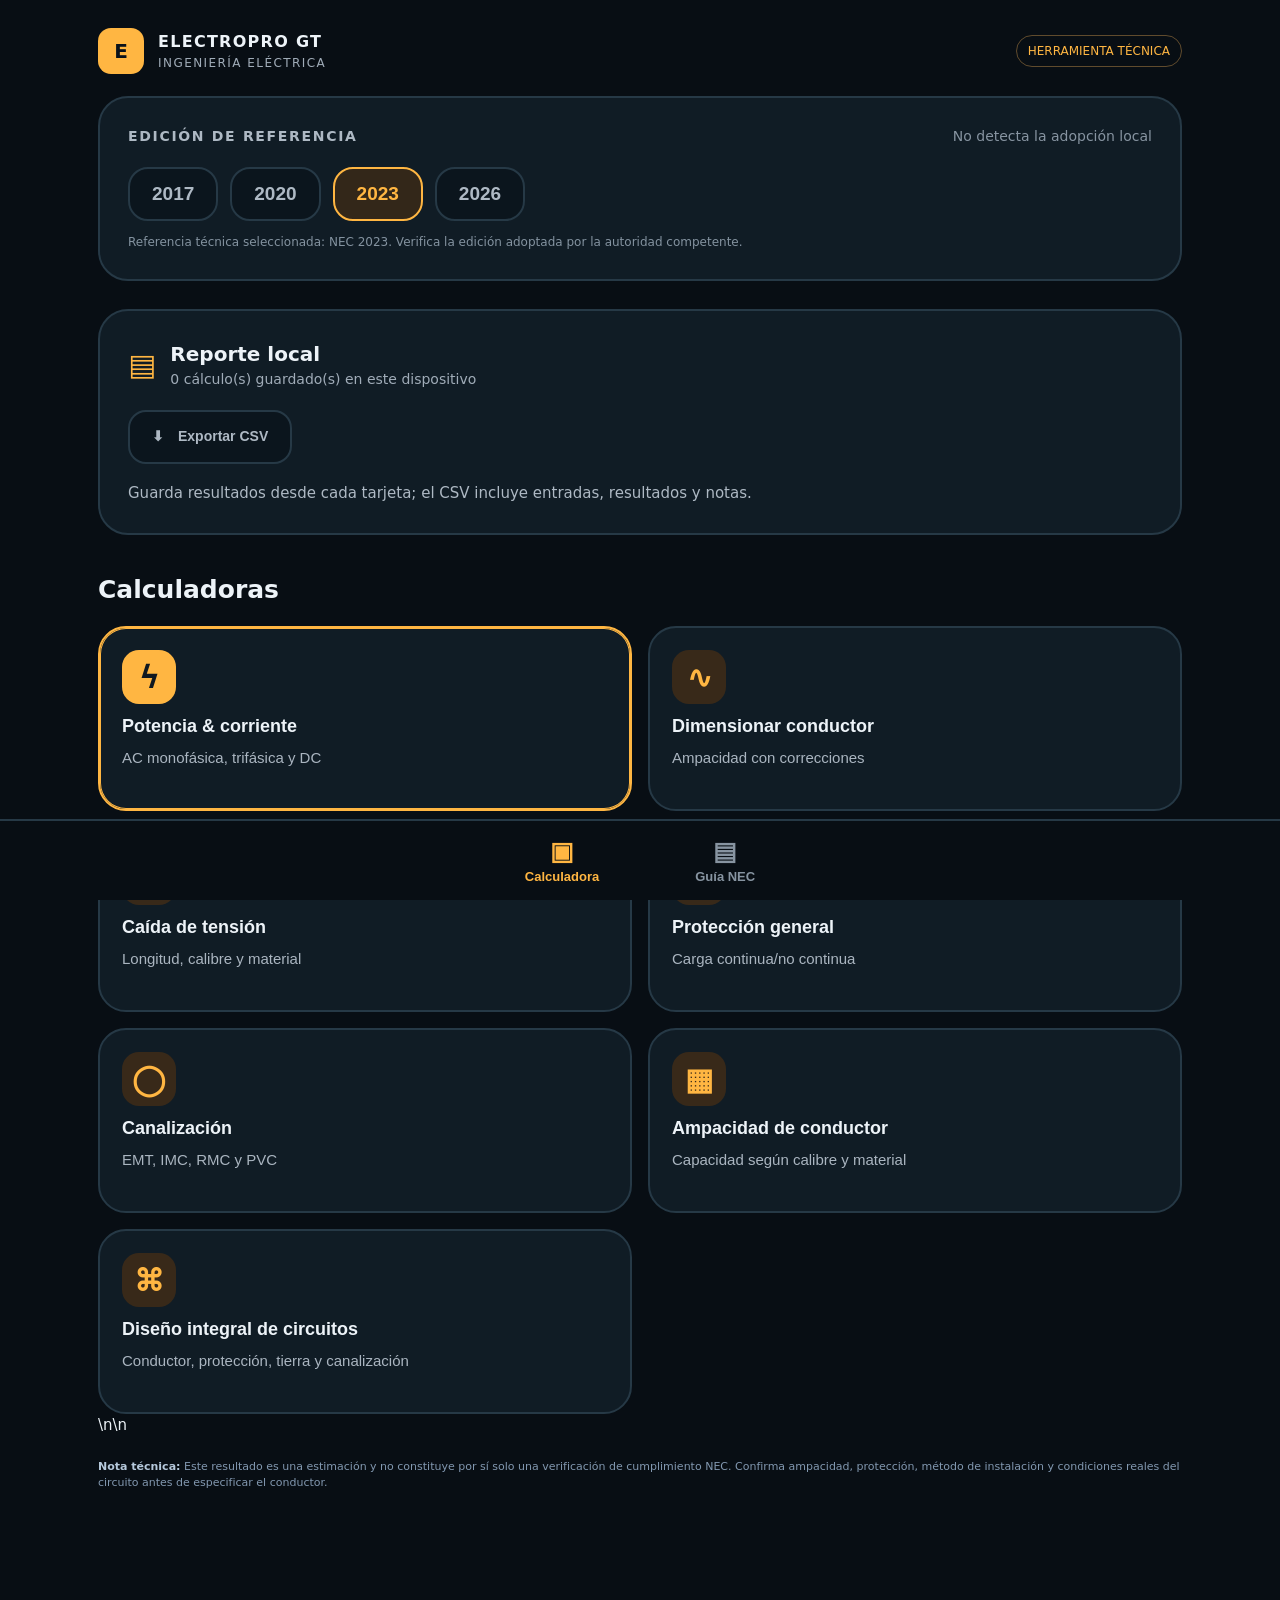
<file: index.html>
<!doctype html>
<html lang="es">
<head>
<meta charset="utf-8"><meta name="viewport" content="width=device-width,initial-scale=1">
<meta name="theme-color" content="#071426"><meta name="description" content="ElectroPro GT — cálculo de caída de tensión en conductores eléctricos.">
<title>ElectroPro GT | Conductores</title>
<style>
:root{color-scheme:dark;--bg:#07111f;--panel:#101f32;--panel2:#142740;--line:#29415c;--text:#edf4fb;--muted:#9eb1c7;--blue:#35a7ff;--cyan:#55d5e8;--green:#43d19e;--warn:#ffc66d}
*{box-sizing:border-box}body{margin:0;background:radial-gradient(ellipse at 80% 0%,#153454 0%,transparent 42%),var(--bg);color:var(--text);font:15px/1.5 system-ui,-apple-system,Segoe UI,Roboto,Arial,sans-serif}
.wrap{max-width:1040px;margin:auto;padding:24px 18px 48px}.top{display:flex;align-items:center;gap:14px;margin-bottom:28px}.logo{width:46px;height:46px;border-radius:13px;background:linear-gradient(145deg,#147bc4,#0d3559);display:grid;place-items:center;font-weight:900;font-size:20px;color:white;box-shadow:0 8px 25px #0005}.brand{font-weight:800;letter-spacing:.08em;font-size:16px}.subbrand{color:var(--muted);font-size:12px;letter-spacing:.12em}.tag{margin-left:auto;border:1px solid var(--line);border-radius:999px;padding:6px 11px;color:var(--cyan);font-size:12px}
h1{font-size:clamp(27px,4vw,38px);line-height:1.12;margin:0 0 9px}.intro{color:var(--muted);max-width:680px;margin:0 0 25px}.layout{display:grid;grid-template-columns:1.15fr .85fr;gap:18px}.card{background:linear-gradient(160deg,#12243a,#0d1a2b);border:1px solid var(--line);border-radius:18px;padding:22px;box-shadow:0 18px 45px #0002}.card h2{font-size:16px;margin:0 0 18px}.fields{display:grid;grid-template-columns:1fr 1fr;gap:15px}.field{min-width:0}.field.full{grid-column:1/-1}label{display:block;color:#c5d4e4;font-size:13px;margin:0 0 7px}input,select{width:100%;background:#081626;color:var(--text);border:1px solid #34506c;border-radius:10px;padding:12px 11px;font:inherit;outline:none}input:focus,select:focus{border-color:var(--blue);box-shadow:0 0 0 3px #35a7ff22}.hint{font-size:11px;color:var(--muted);margin-top:5px}.actions{display:flex;gap:10px;margin-top:19px;flex-wrap:wrap}button{border:0;border-radius:10px;padding:12px 17px;font-weight:750;font-size:14px;cursor:pointer}.primary{background:linear-gradient(100deg,#168de0,#20b5d1);color:#031321}.secondary{background:#1a2e45;color:#d7e5f3;border:1px solid var(--line)}.result{display:flex;flex-direction:column;gap:14px}.metric{background:#091827;border:1px solid var(--line);border-radius:13px;padding:16px}.metric .k{font-size:12px;color:var(--muted)}.metric .v{font-size:clamp(25px,4vw,34px);font-weight:800;letter-spacing:-.03em;margin-top:3px}.metric .unit{font-size:13px;color:var(--muted);font-weight:500}.split{display:grid;grid-template-columns:1fr 1fr;gap:10px}.note{border-left:3px solid var(--cyan);padding:10px 12px;background:#0b1c2d;border-radius:0 9px 9px 0;color:var(--muted);font-size:12px}.status{font-size:13px;color:var(--green);font-weight:700}.status.warn{color:var(--warn)}.foot{margin-top:22px;color:#8298b0;font-size:11px}.foot strong{color:#b6c9dc}.hidden{display:none}
:root{--bg:#080e14;--panel:#101c25;--panel2:#172630;--line:#263946;--text:#edf3f8;--muted:#a0acb8;--accent:#ffb642;--accent-dark:#382716}
body{background:#080e14}
.wrap{max-width:1120px;padding:28px 18px 110px}
.top{margin-bottom:22px}.logo{background:var(--accent);color:#09111a;box-shadow:none}.tag{color:var(--accent);border-color:#604b2d}
.reference-card,.report-card{background:#101c25;border:2px solid #263946;border-radius:30px;padding:28px;margin:0 0 28px}
.reference-head{display:flex;justify-content:space-between;gap:12px;color:#aeb9c4;font-size:14px;letter-spacing:.12em}
.reference-head span{letter-spacing:0;color:#8794a1}
.edition-list{display:flex;gap:12px;flex-wrap:wrap;margin-top:20px}
.edition{background:#0b151d;border:2px solid #263946;color:#aeb9c4;border-radius:20px;padding:14px 22px;font-size:19px}
.edition.active{border-color:var(--accent);background:#332719;color:var(--accent)}
.edition-note{font-size:12px;color:#8493a0;margin-top:12px}
.report-heading{display:flex;align-items:center;gap:14px;font-size:20px}.report-heading>div>div{font-size:14px;color:var(--muted);font-weight:400}
.report-icon{font-size:30px;color:var(--accent)}.export-btn{margin-top:20px;background:#0b151d;color:#aeb9c4;border:2px solid #263946;border-radius:18px;padding:16px 22px}
.report-card p{color:#aeb9c4;margin:18px 0 0}
.section-title{font-size:25px;margin:36px 0 18px}
.calculator-grid{display:grid;grid-template-columns:repeat(2,minmax(0,1fr));gap:16px}
.calc-tile{min-height:185px;text-align:left;background:#101c25;border:2px solid #263946;border-radius:28px;padding:22px;display:flex;flex-direction:column;align-items:flex-start;gap:12px;color:var(--text)}
.calc-tile.selected{border-color:var(--accent);box-shadow:inset 0 0 0 1px var(--accent)}
.tile-icon{width:54px;height:54px;border-radius:17px;background:#382919;color:var(--accent);display:grid;place-items:center;font-size:30px;font-weight:800}
.calc-tile.selected .tile-icon{background:var(--accent);color:#101820}
.calc-tile strong{font-size:18px}.calc-tile>span:last-child{font-size:15px;color:#aab5c0;font-weight:400}
.conduit-row{display:grid;grid-template-columns:1.1fr 1.2fr .8fr auto;gap:10px;align-items:end;padding:12px;background:#0b151d;border:1px solid #263946;border-radius:14px;margin-top:10px}
.conduit-row label{font-size:12px}.conduit-row button{padding:10px 13px}.conduit-rows{width:100%}
@media(max-width:520px){.conduit-row{grid-template-columns:1fr 1fr}.conduit-row .field:first-child{grid-column:1/-1}}
.workspace-head{display:flex;align-items:center;gap:14px;flex-wrap:wrap;margin:12px 0 18px}.workspace-head span{font-weight:800;font-size:19px;flex:1}.save-result{background:var(--accent);color:#101820}
.bottom-nav{position:fixed;z-index:20;bottom:0;left:0;right:0;display:flex;justify-content:center;gap:60px;background:#080e14;border-top:2px solid #263946;padding:12px 18px calc(12px + env(safe-area-inset-bottom))}
.nav-item{background:transparent;color:#8794a1;display:flex;flex-direction:column;align-items:center;gap:3px;padding:4px 18px;font-size:13px}
.nav-item span{font-size:25px}.nav-item.active{color:var(--accent)}
.guide-panel{margin-top:16px}.guide-item{padding:15px 4px;border-bottom:1px solid #263946;display:flex;flex-direction:column;gap:4px}.guide-item span{color:var(--muted);font-size:14px}
#calculatorWorkspace>.card,#calculatorWorkspace>section{margin-top:16px}
@media(max-width:760px){.wrap{padding:18px 14px 110px}.reference-card,.report-card{padding:22px;border-radius:26px}.calculator-grid{gap:12px}.calc-tile{min-height:170px;padding:18px;border-radius:24px}.calc-tile strong{font-size:16px}.calc-tile>span:last-child{font-size:13px}.reference-head{font-size:12px}.edition{padding:12px 18px}}
@media(max-width:420px){.calculator-grid{grid-template-columns:repeat(2,minmax(0,1fr))}.calc-tile{min-height:170px;padding:14px}.tile-icon{width:48px;height:48px}.edition-list{gap:8px}.edition{padding:10px 14px;font-size:16px}.workspace-head span{flex-basis:100%}}
@media(max-width:760px){.layout{grid-template-columns:1fr}.wrap{padding:18px 14px 36px}.card{padding:18px}.tag{font-size:10px}.fields{gap:12px}}
@media(max-width:420px){.fields{grid-template-columns:1fr}.field.full{grid-column:auto}.tag{display:none}}
</style>
</head>
<body><main class="wrap">
<header class="top"><div class="logo">E</div><div><div class="brand">ELECTROPRO GT</div><div class="subbrand">INGENIERÍA ELÉCTRICA</div></div><div class="tag">HERRAMIENTA TÉCNICA</div></header>
<section id="homeDashboard">
<div class="reference-card">
<div class="reference-head"><strong>EDICIÓN DE REFERENCIA</strong><span>No detecta la adopción local</span></div>
<div class="edition-list">
<button class="edition" data-edition="2017">2017</button><button class="edition" data-edition="2020">2020</button><button class="edition active" data-edition="2023">2023</button><button class="edition" data-edition="2026">2026</button>
</div>
<div class="edition-note" id="editionNote">Referencia técnica seleccionada: NEC 2023. Verifica la edición adoptada por la autoridad competente.</div>
</div>
<div class="report-card">
<div class="report-heading"><span class="report-icon">▤</span><div><strong>Reporte local</strong><div id="savedCount">0 cálculo(s) guardado(s) en este dispositivo</div></div></div>
<button class="export-btn" id="exportCsv">⬇　Exportar CSV</button>
<p>Guarda resultados desde cada tarjeta; el CSV incluye entradas, resultados y notas.</p>
</div>
<h2 class="section-title">Calculadoras</h2>
<div class="calculator-grid">
<button class="calc-tile selected" data-panel="power"><span class="tile-icon">ϟ</span><strong>Potencia &amp; corriente</strong><span>AC monofásica, trifásica y DC</span></button>
<button class="calc-tile" data-panel="correction"><span class="tile-icon">∿</span><strong>Dimensionar conductor</strong><span>Ampacidad con correcciones</span></button>
<button class="calc-tile" data-panel="voltage"><span class="tile-icon">⌁</span><strong>Caída de tensión</strong><span>Longitud, calibre y material</span></button>
<button class="calc-tile" data-panel="protection"><span class="tile-icon">⬟</span><strong>Protección general</strong><span>Carga continua/no continua</span></button>
<button class="calc-tile" data-panel="conduit"><span class="tile-icon">◯</span><strong>Canalización</strong><span>EMT, IMC, RMC y PVC</span></button>
<button class="calc-tile" data-panel="ampacity"><span class="tile-icon">▦</span><strong>Ampacidad de conductor</strong><span>Capacidad según calibre y material</span></button>
<button class="calc-tile" data-panel="integral"><span class="tile-icon">⌘</span><strong>Diseño integral de circuitos</strong><span>Conductor, protección, tierra y canalización</span></button>
</div>
</section>
<section id="guidePanel" class="card hidden guide-panel">
<h2>Guía NEC</h2><p class="intro">Referencias técnicas para apoyar la consulta y el diseño eléctrico.</p>
<div class="guide-item"><strong>Artículo 110</strong><span>Requisitos generales, conexiones y espacios de trabajo.</span></div>
<div class="guide-item"><strong>Artículo 210</strong><span>Circuitos derivados y protección.</span></div>
<div class="guide-item"><strong>Artículo 215</strong><span>Alimentadores.</span></div>
<div class="guide-item"><strong>Artículo 240</strong><span>Protección contra sobrecorriente.</span></div>
<div class="guide-item"><strong>Artículo 250</strong><span>Puesta a tierra y unión.</span></div>
<div class="guide-item"><strong>Capítulo 9</strong><span>Tablas de áreas y llenado de canalizaciones.</span></div>
<p class="note">Esta guía es un índice de consulta, no reproduce el texto normativo. Utiliza una copia legal de la edición NEC aplicable y confirma requisitos locales.</p>
</section>
<div id="calculatorWorkspace" class="hidden">
<div class="workspace-head"><button class="secondary" id="backHome">← Volver a calculadoras</button><span id="workspaceTitle">Calculadora</span><button class="primary save-result" id="saveLocal">Guardar cálculo</button></div>
<div id="voltagePanel">
<p class="intro">Ingresa la longitud unidireccional en metros y los parámetros del circuito para obtener la caída estimada.</p>
<div class="layout">
<section class="card"><h2>Parámetros del circuito</h2>
<div class="fields">
<div class="field"><label for="system">Sistema</label><select id="system"><option value="1">Monofásico</option><option value="3">Trifásico</option></select></div>
<div class="field"><label for="material">Material del conductor</label><select id="material"><option value="12.9">Cobre — 75 °C</option><option value="21.2">Aluminio — 75 °C</option></select></div>
<div class="field full"><label for="conductorType">Tipo de conductor / aislamiento</label><select id="conductorType"><option value="THHN/THWN-2">THHN/THWN-2</option><option value="XHHW-2">XHHW-2</option><option value="RHW-2">RHW-2</option><option value="USE-2">USE-2</option><option value="TW">TW</option><option value="Otro">Otro</option></select><div class="hint">Identificación del tipo de conductor. La selección no modifica todavía la constante K del cálculo.</div></div>
<div class="field"><label for="voltage">Tensión del sistema (V)</label><input id="voltage" type="number" min="1" step="any" value="240"></div>
<div class="field"><label for="current">Corriente (A)</label><input id="current" type="number" min="0" step="any" value="40"></div>
<div class="field"><label for="length">Longitud unidireccional (m)</label><input id="length" type="number" min="0" step="any" value="30.48"><div class="hint">Distancia de recorrido en un solo sentido.</div></div>
<div class="field"><label for="gauge">Calibre del conductor</label><select id="gauge">
<option value="4110">14 AWG</option><option value="6530">12 AWG</option><option value="10380">10 AWG</option><option value="16510">8 AWG</option><option value="26240">6 AWG</option><option value="41740">4 AWG</option><option value="52620">3 AWG</option><option value="66360" selected>2 AWG</option><option value="83690">1 AWG</option><option value="105600">1/0 AWG</option><option value="133100">2/0 AWG</option><option value="167800">3/0 AWG</option><option value="211600">4/0 AWG</option><option value="250000">250 kcmil</option><option value="300000">300 kcmil</option><option value="350000">350 kcmil</option><option value="400000">400 kcmil</option><option value="500000">500 kcmil</option><option value="600000">600 kcmil</option><option value="700000">700 kcmil</option><option value="750000">750 kcmil</option><option value="800000">800 kcmil</option><option value="900000">900 kcmil</option><option value="1000000">1000 kcmil</option><option value="custom">Otro / ingresar área manualmente</option>
</select><div class="hint">Selecciona el calibre AWG o kcmil; el área se cargará automáticamente.</div></div>
<div class="field"><label for="area">Área del conductor (CM)</label><input id="area" type="number" min="1" step="any" value="66360"><div class="hint">Área en circular mils (CM). Puedes editarla si seleccionas “Otro”.</div></div>
</div><div class="actions"><button class="primary" id="calc">Calcular caída</button><button class="secondary" id="reset">Restablecer</button></div>
</section>
<aside class="card result"><h2>Resultado del cálculo</h2>
<div class="metric"><div class="k">Caída de tensión</div><div class="v" id="drop">— <span class="unit">V</span></div></div>
<div class="split"><div class="metric"><div class="k">Caída porcentual</div><div class="v" id="percent">—<span class="unit"> %</span></div></div><div class="metric"><div class="k">Tensión estimada al extremo</div><div class="v" id="endvoltage">— <span class="unit">V</span></div></div></div>
<div id="status" class="status">Ingresa los datos y calcula.</div>
<div class="note">Estimación resistiva con K = 12.9 para cobre y K = 21.2 para aluminio. No incluye reactancia, temperatura real de operación, agrupamiento ni factores de corrección de ampacidad.</div>
</aside></div>
</div>
<section id="powerPanel" class="card hidden" style="margin-top:20px">
<h2>Cálculo de potencia y corriente</h2>
<p class="intro" style="margin:0 0 18px">Calcula la potencia a partir de la corriente disponible o calcula la corriente a partir de la potencia conocida.</p>
<div class="fields">
<div class="field"><label for="pcMode">¿Qué deseas calcular?</label><select id="pcMode"><option value="power">Potencia (conozco la corriente)</option><option value="current">Corriente (conozco la potencia)</option></select></div>
<div class="field"><label for="pcSystem">Tipo de sistema</label><select id="pcSystem"><option value="dc">Corriente continua (DC)</option><option value="1">Monofásico AC</option><option value="3">Trifásico AC</option></select></div>
<div class="field"><label for="pcVoltage">Tensión (V)</label><input id="pcVoltage" type="number" min="0.001" step="any" value="240"></div>
<div class="field" id="pcCurrentField"><label for="pcCurrent">Corriente (A)</label><input id="pcCurrent" type="number" min="0" step="any" value="10"></div>
<div class="field hidden" id="pcPowerField"><label for="pcPower">Potencia activa (kW)</label><input id="pcPower" type="number" min="0" step="any" value="2.4"></div>
<div class="field" id="pcPfField"><label for="pcPf">Factor de potencia (FP)</label><input id="pcPf" type="number" min="0.01" max="1" step="0.01" value="0.90"><div class="hint">Requerido para sistemas de corriente alterna. Rango: 0.01 a 1.00.</div></div>
</div>
<div class="actions"><button class="primary" id="pcCalc">Calcular</button><button class="secondary" id="pcReset">Restablecer</button></div>
<div class="split" style="margin-top:16px">
<div class="metric"><div class="k" id="pcResultLabel">Potencia activa</div><div class="v" id="pcResult">— <span class="unit">kW</span></div></div>
<div class="metric"><div class="k" id="pcSecondaryLabel">Potencia aparente</div><div class="v" id="pcSecondary">— <span class="unit">kVA</span></div></div>
</div>
<div id="pcStatus" class="status">Ingresa los datos y calcula.</div>
<div class="note">Fórmulas: DC: P = V × I. Monofásico AC: P = V × I × FP. Trifásico AC: P = √3 × V × I × FP. Para corriente, se despeja I. En trifásico se utiliza tensión entre líneas. No se considera eficiencia del equipo.</div>
</section>
<section id="ampacityPanel" class="card hidden" style="margin-top:20px">
<h2>Capacidad de corriente del conductor</h2>
<p class="intro" style="margin:0 0 18px">Consulta la ampacidad tabulada según el calibre, material y temperatura nominal del aislamiento.</p>
<div class="fields">
<div class="field"><label for="ampMaterial">Material del conductor</label><select id="ampMaterial"><option value="cu">Cobre</option><option value="al">Aluminio</option></select></div>
<div class="field"><label for="ampGauge">Calibre del conductor</label><select id="ampGauge">
<option value="14">14 AWG</option><option value="12">12 AWG</option><option value="10">10 AWG</option><option value="8">8 AWG</option><option value="6">6 AWG</option><option value="4">4 AWG</option><option value="3">3 AWG</option><option value="2">2 AWG</option><option value="1">1 AWG</option><option value="1/0">1/0 AWG</option><option value="2/0">2/0 AWG</option><option value="3/0">3/0 AWG</option><option value="4/0">4/0 AWG</option><option value="250">250 kcmil</option><option value="300">300 kcmil</option><option value="350">350 kcmil</option><option value="400">400 kcmil</option><option value="500">500 kcmil</option><option value="600">600 kcmil</option><option value="700">700 kcmil</option><option value="750">750 kcmil</option><option value="800">800 kcmil</option><option value="900">900 kcmil</option><option value="1000">1000 kcmil</option>
</select></div>
<div class="field"><label for="ampTemp">Temperatura nominal del conductor</label><select id="ampTemp"><option value="0">60 °C</option><option value="1" selected>75 °C</option><option value="2">90 °C</option></select></div>
</div>
<div class="actions"><button class="primary" id="ampCalc">Consultar capacidad</button><button class="secondary" id="ampReset">Restablecer</button></div>
<div class="split" style="margin-top:16px">
<div class="metric"><div class="k">Capacidad de corriente tabulada</div><div class="v" id="ampResult">— <span class="unit">A</span></div></div>
<div class="metric"><div class="k">Selección consultada</div><div class="v" id="ampSelection" style="font-size:18px">—</div></div>
</div>
<div id="ampStatus" class="status">Selecciona las características del conductor.</div>
<div class="note">Referencia: NEC 2023, Tabla 310.16, condiciones de referencia de 30 °C ambiente, no más de tres conductores portadores de corriente en canalización/cable o enterramiento directo. Los valores son ampacidades tabuladas, no necesariamente la corriente final permitida en la instalación.</div>
<div class="note" style="margin-top:10px">La ampacidad final puede estar limitada por la temperatura de terminales (NEC 110.14(C)), correcciones por temperatura ambiente y agrupamiento (310.15), número de conductores portadores de corriente y reglas específicas del circuito. Para conductores pequeños también aplican restricciones de protección y uso. No uses automáticamente la columna de 90 °C como capacidad final.</div>
</section>
<section id="correctionPanel" class="card hidden" style="margin-top:20px">
<h2>Corrección de capacidad de corriente</h2>
<p class="intro" style="margin:0 0 18px">Calcula la ampacidad corregida por temperatura ambiente y cantidad de conductores portadores de corriente, con verificación del límite de temperatura de terminales.</p>
<div class="fields">
<div class="field"><label for="corrMaterial">Material</label><select id="corrMaterial"><option value="cu">Cobre</option><option value="al">Aluminio</option></select></div>
<div class="field"><label for="corrGauge">Calibre</label><select id="corrGauge">
<option value="14">14 AWG</option><option value="12">12 AWG</option><option value="10">10 AWG</option><option value="8">8 AWG</option><option value="6">6 AWG</option><option value="4">4 AWG</option><option value="3">3 AWG</option><option value="2" selected>2 AWG</option><option value="1">1 AWG</option><option value="1/0">1/0 AWG</option><option value="2/0">2/0 AWG</option><option value="3/0">3/0 AWG</option><option value="4/0">4/0 AWG</option><option value="250">250 kcmil</option><option value="300">300 kcmil</option><option value="350">350 kcmil</option><option value="400">400 kcmil</option><option value="500">500 kcmil</option><option value="600">600 kcmil</option><option value="700">700 kcmil</option><option value="750">750 kcmil</option><option value="800">800 kcmil</option><option value="900">900 kcmil</option><option value="1000">1000 kcmil</option>
</select></div>
<div class="field"><label for="corrInsulation">Temperatura nominal del aislamiento</label><select id="corrInsulation"><option value="0">60 °C</option><option value="1" selected>75 °C</option><option value="2">90 °C</option></select></div>
<div class="field"><label for="corrAmbient">Temperatura ambiente (°C)</label><input id="corrAmbient" type="number" min="-10" max="85" step="1" value="40"><div class="hint">Temperatura del ambiente alrededor de la canalización/cable.</div></div>
<div class="field"><label for="corrConductors">Conductores portadores de corriente</label><select id="corrConductors"><option value="1">1 a 3</option><option value="0.8" selected>4 a 6</option><option value="0.7">7 a 9</option><option value="0.5">10 a 20</option><option value="0.45">21 a 30</option><option value="0.4">31 a 40</option><option value="0.35">41 o más</option></select><div class="hint">No cuentes neutros que cumplan las condiciones para no considerarse portadores de corriente.</div></div>
<div class="field"><label for="corrTerminal">Temperatura nominal de terminales</label><select id="corrTerminal"><option value="0">60 °C</option><option value="1" selected>75 °C</option><option value="2">90 °C</option></select><div class="hint">Confirma la clasificación marcada en el equipo y NEC 110.14(C).</div></div>
</div>
<div class="actions"><button class="primary" id="corrCalc">Calcular corrección</button><button class="secondary" id="corrReset">Restablecer</button></div>
<div class="split" style="margin-top:16px">
<div class="metric"><div class="k">Ampacidad tabulada</div><div class="v" id="corrBase">— <span class="unit">A</span></div></div>
<div class="metric"><div class="k">Factor combinado</div><div class="v" id="corrFactor">—</div></div>
<div class="metric"><div class="k">Ampacidad corregida</div><div class="v" id="corrAdjusted">— <span class="unit">A</span></div></div>
<div class="metric"><div class="k">Límite por terminal</div><div class="v" id="corrTerminalLimit">— <span class="unit">A</span></div></div>
</div>
<div class="metric" style="margin-top:10px"><div class="k">Capacidad final de referencia (menor de los dos límites)</div><div class="v" id="corrFinal">— <span class="unit">A</span></div></div>
<div id="corrStatus" class="status">Ingresa las condiciones de instalación.</div>
<div class="note">Criterio de referencia: NEC 2023, Tabla 310.16, factores de corrección por temperatura ambiente de la Tabla 310.15(B)(1)(1) y factores de ajuste por cantidad de conductores portadores de corriente de 310.15(C)(1). Se aplica ampacidad de la columna seleccionada × factor de temperatura × factor de agrupamiento.</div>
<div class="note" style="margin-top:10px">La capacidad final se limita además por la ampacidad correspondiente a la temperatura de terminales seleccionada. No incluye temperatura de suelo, resistividad térmica, instalación en techo expuesto al sol, bandejas, cables multiconductores especiales, carga continua al 125 %, protección contra sobrecorriente ni excepciones del NEC. Requiere revisión de ingeniería antes de usar en diseño.</div>
</section>
<section id="protectionPanel" class="card hidden" style="margin-top:20px">
<h2>Dimensionamiento de protección contra sobrecorriente</h2>
<p class="intro" style="margin:0 0 18px">Determina una capacidad nominal preliminar de interruptor o fusible a partir de las corrientes de carga continua y no continua.</p>
<div class="fields">
<div class="field"><label for="protContinuous">Corriente de carga continua (A)</label><input id="protContinuous" type="number" min="0" step="any" value="0"><div class="hint">Carga prevista para operar durante 3 horas o más.</div></div>
<div class="field"><label for="protNoncontinuous">Corriente de carga no continua (A)</label><input id="protNoncontinuous" type="number" min="0" step="any" value="40"><div class="hint">Carga que no cumple la definición de carga continua.</div></div>
<div class="field"><label for="protDevice">Tipo de dispositivo</label><select id="protDevice"><option value="breaker">Interruptor automático</option><option value="fuse">Fusible</option></select></div>
<div class="field"><label for="protMaterial">Material del conductor</label><select id="protMaterial"><option value="cu">Cobre</option><option value="al">Aluminio</option></select></div>
<div class="field"><label for="protGauge">Calibre del conductor</label><select id="protGauge"><option value="14">14 AWG</option><option value="12">12 AWG</option><option value="10">10 AWG</option><option value="8">8 AWG</option><option value="6">6 AWG</option><option value="4">4 AWG</option><option value="3">3 AWG</option><option value="2" selected>2 AWG</option><option value="1">1 AWG</option><option value="1/0">1/0 AWG</option><option value="2/0">2/0 AWG</option><option value="3/0">3/0 AWG</option><option value="4/0">4/0 AWG</option><option value="250">250 kcmil</option><option value="300">300 kcmil</option><option value="350">350 kcmil</option><option value="400">400 kcmil</option><option value="500">500 kcmil</option><option value="600">600 kcmil</option><option value="700">700 kcmil</option><option value="750">750 kcmil</option><option value="800">800 kcmil</option><option value="900">900 kcmil</option><option value="1000">1000 kcmil</option></select></div>
<div class="field"><label for="protInsulation">Temperatura nominal del aislamiento</label><select id="protInsulation"><option value="0">60 °C</option><option value="1" selected>75 °C</option><option value="2">90 °C</option></select></div>
<div class="field"><label for="protAmbient">Temperatura ambiente (°C)</label><input id="protAmbient" type="number" min="-10" max="85" step="1" value="30"></div>
<div class="field"><label for="protConductors">Conductores portadores de corriente</label><select id="protConductors"><option value="1">1 a 3</option><option value="0.8">4 a 6</option><option value="0.7">7 a 9</option><option value="0.5">10 a 20</option><option value="0.45">21 a 30</option><option value="0.4">31 a 40</option><option value="0.35">41 o más</option></select></div>
<div class="field"><label for="protTerminal">Temperatura nominal de terminales</label><select id="protTerminal"><option value="0">60 °C</option><option value="1" selected>75 °C</option><option value="2">90 °C</option></select></div>
</div>
<div class="actions"><button class="primary" id="protCalc">Dimensionar protección</button><button class="secondary" id="protReset">Restablecer</button></div>
<div class="split" style="margin-top:16px">
<div class="metric"><div class="k">Carga calculada para dimensionamiento</div><div class="v" id="protLoad">— <span class="unit">A</span></div></div>
<div class="metric"><div class="k">Capacidad nominal comercial sugerida</div><div class="v" id="protRating">— <span class="unit">A</span></div></div>
</div>
<div class="metric" style="margin-top:10px"><div class="k">Ampacidad disponible del conductor</div><div class="v" id="protCableAmpacity">— <span class="unit">A</span></div><div id="protCableDetail" style="font-size:12px;color:var(--muted)">Selecciona el conductor y las condiciones.</div></div>\n<div class="metric" style="margin-top:10px"><div class="k">Desglose del cálculo</div><div id="protBreakdown" style="font-size:14px;color:var(--muted)">Ingresa las corrientes para calcular.</div></div>
<div id="protStatus" class="status">Pendiente de cálculo.</div>
<div class="note">Criterio general preliminar: corriente de dimensionamiento = 125 % de la carga continua + 100 % de la carga no continua. Se selecciona el siguiente valor nominal normalizado igual o superior conforme a NEC 240.6(A); considerar NEC 210.20(A) para circuitos derivados y 215.3 para alimentadores, según corresponda.</div>
<div class="note" style="margin-top:10px">No aplica directamente a motores, transformadores, capacitores, circuitos HVAC ni otras cargas con reglas específicas. La ampacidad del cable se estima con NEC 310.16, factores de corrección/ajuste de 310.15 y límite de terminales 110.14(C); la protección debe cumplir NEC 240.4. También verifica corriente de cortocircuito y capacidad interruptiva (110.9 y 110.10), curva de disparo y condiciones reales. La regla del siguiente tamaño de 240.4(B) tiene condiciones y excepciones: no se asume automáticamente.</div>
</section>
<section id="conduitPanel" class="card hidden" style="margin-top:20px">
<h2>Dimensionamiento de canalización</h2>
<p class="intro" style="margin:0 0 18px">Calcula el área ocupada por los conductores, el porcentaje de llenado y el tamaño comercial mínimo de canalización conforme a NEC Capítulo 9.</p>
<div class="fields">
<div class="field"><label for="conduitType">Tipo de canalización</label><select id="conduitType"><option value="emt">EMT</option><option value="pvc40">PVC cédula 40</option><option value="pvc80">PVC cédula 80</option><option value="rnc">RMC (conduit metálico rígido)</option></select></div>
<div class="field full"><label>Conductores que se instalarán</label><div class="hint">Agrega una fila por cada tipo y calibre distinto. La cantidad corresponde al número de conductores de ese calibre.</div><div id="conduitRows" class="conduit-rows"></div><button type="button" class="secondary" id="addConduitRow" style="margin-top:10px">＋ Agregar calibre</button></div>
<div class="field"><label for="conduitMode">Tipo de cálculo</label><select id="conduitMode"><option value="minimum">Encontrar tamaño mínimo</option><option value="check">Verificar tamaño seleccionado</option></select></div>
<div class="field hidden" id="conduitSizeField"><label for="conduitSize">Tamaño comercial a verificar</label><select id="conduitSize"><option value="0">1/2"</option><option value="1">3/4"</option><option value="2">1"</option><option value="3">1-1/4"</option><option value="4">1-1/2"</option><option value="5">2"</option><option value="6">2-1/2"</option><option value="7">3"</option><option value="8">3-1/2"</option><option value="9">4"</option></select></div>
</div>
<div class="actions"><button class="primary" id="conduitCalc">Calcular canalización</button><button class="secondary" id="conduitReset">Restablecer</button></div>
<div class="split" style="margin-top:16px">
<div class="metric"><div class="k">Área total de conductores</div><div class="v" id="conduitWireArea">— <span class="unit">in²</span></div></div>
<div class="metric"><div class="k">Llenado máximo permitido</div><div class="v" id="conduitFillLimit">— <span class="unit">%</span></div></div>
</div>
<div class="metric" style="margin-top:10px"><div class="k">Canalización recomendada / verificada</div><div class="v" id="conduitResult">—</div><div class="hint" id="conduitResultDetail">Ingresa los datos y calcula.</div></div>
<div class="metric" style="margin-top:10px"><div class="k">Porcentaje de ocupación</div><div class="v" id="conduitPercent">— <span class="unit">%</span></div><div class="hint" id="conduitAreaDetail">Área interior disponible: —</div></div>
<div id="conduitStatus" class="status">Pendiente de cálculo.</div>
<div class="note">Referencia: NEC 2023, Capítulo 9, Tabla 1 (porcentaje de llenado), Tabla 4 (área interior de canalizaciones) y Tabla 5 (área de conductores aislados). Se incluye el área del aislamiento, no solamente el área de cobre o aluminio.</div>
<div class="note" style="margin-top:10px">Alcance actual: conductores individuales redondos THHN/THWN-2, XHHW-2 y THW en calibres listados; canalizaciones EMT, PVC cédula 40/80 y RMC de 1/2" a 4". No incluye cables multiconductores, conductores en paralelo con reglas especiales, nipples de 24" o menos, bandejas, ocupación de accesorios ni verificación de radios/tensión de jalado. El llenado no sustituye la revisión de ampacidad y agrupamiento. Verifica los datos de la edición NEC adoptada y las especificaciones del fabricante.</div>
</section>
</div>\n<nav class="bottom-nav"><button class="nav-item active" id="navCalc"><span>▣</span>Calculadora</button><button class="nav-item" id="navGuide"><span>▤</span>Guía NEC</button></nav>\n<section id="integralPanel" class="card hidden" style="margin-top:20px">
<h2>Diseño integral de circuitos</h2>
<p class="intro" style="margin:0 0 18px">Ingresa los datos de un circuito. Se propone conductor por caída de tensión y ampacidad, protección, conductor de puesta a tierra y canalización.</p>
<div class="fields">
<div class="field full"><label for="intDescription">Descripción del circuito</label><input id="intDescription" type="text" maxlength="120" placeholder="Ej. Alimentador tablero T-01"></div>
<div class="field"><label for="intLength">Longitud unidireccional (m)</label><input id="intLength" type="number" min="0.1" step="any" value="30"></div>
<div class="field"><label for="intVoltage">Tensión (V)</label><input id="intVoltage" type="number" min="1" step="any" value="208"></div>
<div class="field"><label for="intSystem">Sistema</label><select id="intSystem"><option value="1">Monofásico</option><option value="3" selected>Trifásico</option><option value="dc">Corriente continua (DC)</option></select></div>
<div class="field"><label for="intInputMode">Dato de carga disponible</label><select id="intInputMode"><option value="power">Potencia (kW)</option><option value="current">Corriente (A)</option></select></div>
<div class="field"><label for="intPower">Potencia activa (kW)</label><input id="intPower" type="number" min="0.001" step="any" value="15"></div>
<div class="field hidden" id="intCurrentField"><label for="intCurrent">Corriente de carga (A)</label><input id="intCurrent" type="number" min="0.001" step="any" value="50"></div>
<div class="field"><label for="intPf">Factor de potencia</label><input id="intPf" type="number" min="0.01" max="1" step="0.01" value="0.90"></div>
<div class="field"><label for="intLoadType">Tipo de carga</label><select id="intLoadType"><option value="noncontinuous">No continua</option><option value="continuous">Continua (3 horas o más)</option></select></div>
<div class="field"><label for="intMaterial">Material del conductor</label><select id="intMaterial"><option value="cu">Cobre</option><option value="al">Aluminio</option></select></div>
<div class="field"><label for="intInsulation">Aislamiento / temperatura</label><select id="intInsulation"><option value="0">60 °C</option><option value="1" selected>75 °C</option><option value="2">90 °C</option></select></div>
<div class="field"><label for="intAmbient">Temperatura ambiente (°C)</label><input id="intAmbient" type="number" min="-10" max="85" value="30"></div>
<div class="field"><label for="intConductors">Conductores portadores de corriente</label><select id="intConductors"><option value="1">1 a 3</option><option value="0.8">4 a 6</option><option value="0.7">7 a 9</option><option value="0.5">10 a 20</option><option value="0.45">21 a 30</option><option value="0.4">31 a 40</option><option value="0.35">41 o más</option></select></div>
<div class="field"><label for="intTerminal">Temperatura nominal de terminales</label><select id="intTerminal"><option value="0">60 °C</option><option value="1" selected>75 °C</option><option value="2">90 °C</option></select></div>
<div class="field"><label for="intDropLimit">Caída máxima objetivo (%)</label><input id="intDropLimit" type="number" min="0.1" max="10" step="0.1" value="3"></div>
<div class="field"><label for="intConduit">Tipo de canalización</label><select id="intConduit"><option value="emt">EMT</option><option value="pvc40">PVC cédula 40</option><option value="pvc80">PVC cédula 80</option><option value="rnc">RMC</option></select></div>
<div class="field"><label for="intNeutral">Neutro dentro de canalización</label><select id="intNeutral"><option value="yes">Sí</option><option value="no">No</option></select></div>
</div>
<div class="actions"><button class="primary" id="intCalc">Dimensionar circuito</button><button class="secondary" id="intReset">Restablecer</button></div>
<div id="intStatus" class="status" style="margin-top:16px">Ingresa los datos para dimensionar el circuito.</div>
<div class="split" style="margin-top:16px">
<div class="metric"><div class="k">Corriente calculada</div><div class="v" id="intResultCurrent">— <span class="unit">A</span></div></div>
<div class="metric"><div class="k">Corriente de diseño</div><div class="v" id="intDesignCurrent">— <span class="unit">A</span></div></div>
<div class="metric"><div class="k">Conductor de fase seleccionado</div><div class="v" id="intPhaseGauge">—</div><div class="hint" id="intPhaseDetail"></div></div>
<div class="metric"><div class="k">Caída de tensión estimada</div><div class="v" id="intDrop">— <span class="unit">%</span></div><div class="hint" id="intDropDetail"></div></div>
<div class="metric"><div class="k">Protección preliminar</div><div class="v" id="intProtection">—</div><div class="hint" id="intProtectionDetail"></div></div>
<div class="metric"><div class="k">Conductor de tierra física (PE)</div><div class="v" id="intGround">—</div><div class="hint" id="intGroundDetail">Según NEC 250.122, en función de la protección.</div></div>
<div class="metric"><div class="k">Canalización recomendada</div><div class="v" id="intConduitResult">—</div><div class="hint" id="intConduitDetail"></div></div>
</div>
<div class="metric" style="margin-top:10px"><div class="k">Resumen de conductores y criterios</div><div id="intSummary" style="font-size:13px;color:var(--muted);white-space:pre-line">Pendiente de cálculo.</div></div>
<div class="note" style="margin-top:12px">Criterios de referencia: caída de tensión resistiva con K=12.9 Cu / 21.2 Al; ampacidad NEC 310.16 con corrección por temperatura y agrupamiento y límite de terminales 110.14(C); protección preliminar NEC 210.20(A), 215.3 y 240.6(A); conductor de puesta a tierra de equipos NEC 250.122; llenado NEC Capítulo 9. El calibre de fase se selecciona para cumplir simultáneamente caída objetivo y ampacidad disponible.</div>
<div class="note" style="margin-top:10px">Este dimensionamiento es una propuesta preliminar para circuitos generales. No sustituye cálculos específicos de motores, transformadores, HVAC, cargas no lineales, conductores en paralelo, coordinación selectiva, cortocircuito, capacidad interruptiva, caída transitoria, demanda, neutro por armónicos, ni reglas especiales. La selección final requiere verificar condiciones reales, método de instalación, terminales, excepciones del NEC y normativa local. El conductor PE se dimensiona por la protección seleccionada; si los conductores aumentan por caída de tensión, revisa también el ajuste proporcional de 250.122(B).</div>
</section>
<p class="foot"><strong>Nota técnica:</strong> Este resultado es una estimación y no constituye por sí solo una verificación de cumplimiento NEC. Confirma ampacidad, protección, método de instalación y condiciones reales del circuito antes de especificar el conductor.</p>
</main>
<script>
const $=id=>document.getElementById(id);
let currentPanel='power';
const panelNames={power:'Potencia & corriente',correction:'Dimensionar conductor',voltage:'Caída de tensión',protection:'Protección general',conduit:'Canalización',ampacity:'Ampacidad de conductor',integral:'Diseño integral de circuitos'};
const panels=['voltage','power','ampacity','correction','protection','conduit','integral'];
function showPanel(name){
 currentPanel=name;
 $('homeDashboard').classList.add('hidden');$('guidePanel').classList.add('hidden');$('calculatorWorkspace').classList.remove('hidden');
 panels.forEach(p=>$(p+'Panel').classList.toggle('hidden',p!==name));
 $('workspaceTitle').textContent=panelNames[name]||'Calculadora';
 document.querySelectorAll('.calc-tile').forEach(t=>t.classList.toggle('selected',t.dataset.panel===name));
 $('navCalc').classList.add('active');$('navGuide').classList.remove('active');
 window.scrollTo({top:0,behavior:'smooth'});
}
function showHome(){
 $('calculatorWorkspace').classList.add('hidden');$('guidePanel').classList.add('hidden');$('homeDashboard').classList.remove('hidden');
 $('navCalc').classList.add('active');$('navGuide').classList.remove('active');window.scrollTo({top:0,behavior:'smooth'});
}
document.querySelectorAll('.calc-tile').forEach(t=>t.addEventListener('click',()=>showPanel(t.dataset.panel)));
$('backHome').addEventListener('click',showHome);$('navCalc').addEventListener('click',showHome);
$('navGuide').addEventListener('click',()=>{$('homeDashboard').classList.add('hidden');$('calculatorWorkspace').classList.add('hidden');$('guidePanel').classList.remove('hidden');$('navGuide').classList.add('active');$('navCalc').classList.remove('active');window.scrollTo({top:0,behavior:'smooth'});});
document.querySelectorAll('.edition').forEach(b=>b.addEventListener('click',()=>{
 document.querySelectorAll('.edition').forEach(x=>x.classList.remove('active'));b.classList.add('active');
 $('editionNote').textContent='Edición de referencia seleccionada: NEC '+b.dataset.edition+'. Verifica la adopción local y que las tablas/fórmulas de cada módulo correspondan a esta edición.';
}));
function getSaved(){try{return JSON.parse(localStorage.getItem('electropro_reports')||'[]')}catch(e){return []}}
function refreshSavedCount(){$('savedCount').textContent=getSaved().length+' cálculo(s) guardado(s) en este dispositivo';}
$('saveLocal').addEventListener('click',()=>{
 const panel=$(currentPanel+'Panel');
 const record={fecha:new Date().toLocaleString('es-GT'),modulo:panelNames[currentPanel],edicion:document.querySelector('.edition.active')?.dataset.edition||'2023',resultado:(panel?.innerText||'').replace(/Guardar cálculo/g,'').trim()};
 const records=getSaved();records.push(record);localStorage.setItem('electropro_reports',JSON.stringify(records));refreshSavedCount();
 $('saveLocal').textContent='Guardado ✓';setTimeout(()=>$('saveLocal').textContent='Guardar cálculo',1400);
});
$('exportCsv').addEventListener('click',()=>{
 const rows=getSaved();if(!rows.length){alert('Todavía no hay cálculos guardados. Abre una calculadora y pulsa “Guardar cálculo”.');return;}
 const esc=v=>'"'+String(v??'').replace(/"/g,'""')+'"';
 const csv=['Fecha,Módulo,Edición,Resultado',...rows.map(r=>[r.fecha,r.modulo,r.edicion,r.resultado].map(esc).join(','))].join('\n');
 const blob=new Blob(['\ufeff'+csv],{type:'text/csv;charset=utf-8;'}),url=URL.createObjectURL(blob),a=document.createElement('a');a.href=url;a.download='ElectroPro_GT_reporte.csv';a.click();URL.revokeObjectURL(url);
});
refreshSavedCount();
function calculate(){
 const system=Number($('system').value),k=Number($('material').value),v=Number($('voltage').value),i=Number($('current').value),m=Number($('length').value),area=Number($('area').value);
 if(![v,i,m,area].every(Number.isFinite)||v<=0||i<0||m<0||area<=0){$('status').textContent='Verifica los datos: tensión y área deben ser mayores que cero; corriente y longitud no pueden ser negativas.';$('status').className='status warn';return}
 const lengthFt=m/0.3048;
 const multiplier=system===1?2:Math.sqrt(3);
 const drop=multiplier*k*i*lengthFt/area;
 const pct=drop/v*100;
 $('drop').innerHTML=drop.toFixed(3)+' <span class="unit">V</span>';
 $('percent').innerHTML=pct.toFixed(2)+'<span class="unit"> %</span>';
 $('endvoltage').innerHTML=(v-drop).toFixed(2)+' <span class="unit">V</span>';
 $('status').textContent=pct>5?'Caída elevada: revisa el diseño y los criterios aplicables.':'Cálculo completado. Verifica el porcentaje según el criterio de diseño aplicable.';
 $('status').className=pct>5?'status warn':'status';
}
$('gauge').addEventListener('change',()=>{const selected=$('gauge').value;if(selected!=='custom')$('area').value=selected;else $('area').focus();calculate()});
function updatePcMode(){
 const mode=$('pcMode').value,dc=$('pcSystem').value==='dc';
 $('pcCurrentField').classList.toggle('hidden',mode==='current');
 $('pcPowerField').classList.toggle('hidden',mode==='power');
 $('pcPfField').classList.toggle('hidden',dc);
 $('pcResultLabel').textContent=mode==='power'?'Potencia activa':'Corriente calculada';
 $('pcSecondaryLabel').textContent=mode==='power'?'Potencia aparente':'Potencia aparente estimada';
}
function calculatePowerCurrent(){
 const mode=$('pcMode').value,sys=$('pcSystem').value,v=Number($('pcVoltage').value),pf=sys==='dc'?1:Number($('pcPf').value);
 const known=Number(mode==='power'?$('pcCurrent').value:$('pcPower').value);
 if(!Number.isFinite(v)||v<=0||!Number.isFinite(known)||known<0||!Number.isFinite(pf)||pf<=0||pf>1){
  $('pcStatus').textContent='Verifica los datos: tensión mayor que cero, valor no negativo y FP entre 0.01 y 1.00.';
  $('pcStatus').className='status warn';return;
 }
 const factor=sys==='dc'?1:(sys==='3'?Math.sqrt(3):1);
 let kw,amps,kva;
 if(mode==='power'){amps=known;kw=factor*v*amps*pf/1000;kva=factor*v*amps/1000;}
 else{kw=known;amps=kw*1000/(factor*v*pf);kva=kw/pf;}
 $('pcResult').innerHTML=(mode==='power'?kw.toFixed(3):amps.toFixed(2))+' <span class="unit">'+(mode==='power'?'kW':'A')+'</span>';
 $('pcSecondary').innerHTML=kva.toFixed(3)+' <span class="unit">kVA</span>';
 $('pcStatus').textContent='Cálculo completado. '+(sys==='3'?'Se utilizó tensión línea a línea.':sys==='dc'?'Cálculo de corriente continua.':'Cálculo monofásico de corriente alterna.');
 $('pcStatus').className='status';
}
$('pcMode').addEventListener('change',updatePcMode);
$('pcSystem').addEventListener('change',updatePcMode);
$('pcCalc').addEventListener('click',calculatePowerCurrent);
$('pcReset').addEventListener('click',()=>{$('pcMode').value='power';$('pcSystem').value='dc';$('pcVoltage').value='240';$('pcCurrent').value='10';$('pcPower').value='2.4';$('pcPf').value='0.90';updatePcMode();calculatePowerCurrent()});
const ampacityTable={
 cu:{
 '14':[15,20,25],'12':[20,25,30],'10':[30,35,40],'8':[40,50,55],'6':[55,65,75],'4':[70,85,95],'3':[85,100,115],'2':[95,115,130],'1':[110,130,150],'1/0':[125,150,170],'2/0':[145,175,195],'3/0':[165,200,225],'4/0':[195,230,260],'250':[215,255,290],'300':[240,285,320],'350':[260,310,350],'400':[280,335,380],'500':[320,380,430],'600':[350,420,475],'700':[385,460,520],'750':[400,475,535],'800':[410,490,555],'900':[435,520,585],'1000':[455,545,615]
 },
 al:{
 '12':[15,20,25],'10':[25,30,35],'8':[30,40,45],'6':[40,50,55],'4':[55,65,75],'3':[65,75,85],'2':[75,90,100],'1':[85,100,115],'1/0':[100,120,135],'2/0':[115,135,150],'3/0':[130,155,175],'4/0':[150,180,205],'250':[170,205,230],'300':[195,230,260],'350':[210,250,280],'400':[225,270,305],'500':[260,310,350],'600':[285,340,385],'700':[310,375,420],'750':[320,385,435],'800':[330,395,445],'900':[355,425,480],'1000':[375,445,500]
 }
};
function calculateAmpacity(){
 const mat=$('ampMaterial').value,gauge=$('ampGauge').value,temp=Number($('ampTemp').value);
 const row=ampacityTable[mat][gauge];
 $('ampSelection').textContent=(mat==='cu'?'Cobre':'Aluminio')+' · '+(gauge==='1000'?'1000 kcmil':gauge==='900'?'900 kcmil':gauge==='800'?'800 kcmil':gauge==='750'?'750 kcmil':gauge==='700'?'700 kcmil':gauge==='600'?'600 kcmil':gauge==='500'?'500 kcmil':gauge==='400'?'400 kcmil':gauge==='350'?'350 kcmil':gauge==='300'?'300 kcmil':gauge==='250'?'250 kcmil':gauge+' AWG')+' · '+[60,75,90][temp]+' °C';
 if(!row){$('ampResult').innerHTML='N/D <span class="unit">A</span>';$('ampStatus').textContent='El calibre seleccionado no está disponible para este material en la tabla. Verifica los tamaños mínimos permitidos.';$('ampStatus').className='status warn';return;}
 $('ampResult').innerHTML=row[temp]+' <span class="unit">A</span>';
 $('ampStatus').textContent='Valor tabulado de referencia. Aplica las limitaciones y factores de corrección correspondientes a la instalación.';
 $('ampStatus').className='status';
}
$('ampCalc').addEventListener('click',calculateAmpacity);
$('ampMaterial').addEventListener('change',calculateAmpacity);
$('ampGauge').addEventListener('change',calculateAmpacity);
$('ampTemp').addEventListener('change',calculateAmpacity);
$('ampReset').addEventListener('click',()=>{$('ampMaterial').value='cu';$('ampGauge').value='2';$('ampTemp').value='1';calculateAmpacity()});
function ambientFactor(celsius,tempIndex){
 const ranges=[
 [-10,10,[1.29,1.20,1.15]],[11,15,[1.22,1.15,1.12]],[16,20,[1.15,1.11,1.08]],
 [21,25,[1.08,1.05,1.04]],[26,30,[1,1,1]],[31,35,[0.91,0.94,0.96]],
 [36,40,[0.82,0.88,0.91]],[41,45,[0.71,0.82,0.87]],[46,50,[0.58,0.75,0.82]],
 [51,55,[0.41,0.67,0.76]],[56,60,[null,0.58,0.71]],[61,65,[null,0.47,0.65]],
 [66,70,[null,0.33,0.58]],[71,75,[null,null,0.50]],[76,80,[null,null,0.41]],[81,85,[null,null,0.29]]
 ];
 const range=ranges.find(r=>celsius>=r[0]&&celsius<=r[1]);
 return range?range[2][tempIndex]:null;
}
function calculateCorrection(){
 const mat=$('corrMaterial').value,gauge=$('corrGauge').value,ins=Number($('corrInsulation').value);
 const terminal=Number($('corrTerminal').value),ambient=Number($('corrAmbient').value),group=Number($('corrConductors').value);
 const row=ampacityTable[mat][gauge],base=row?row[ins]:null,terminalLimit=row?row[terminal]:null;
 const tf=ambientFactor(ambient,ins);
 if(!row||!Number.isFinite(ambient)||ambient < -10||ambient>85||tf===null){
  $('corrStatus').textContent='No hay un factor aplicable para esta combinación. Revisa la temperatura ambiente, aislamiento y calibre.';
  $('corrStatus').className='status warn';return;
 }
 const combined=tf*group,adjusted=base*combined,finalValue=Math.min(adjusted,terminalLimit);
 $('corrBase').innerHTML=base+' <span class="unit">A</span>';
 $('corrFactor').textContent=tf.toFixed(2)+' × '+group.toFixed(2)+' = '+combined.toFixed(3);
 $('corrAdjusted').innerHTML=adjusted.toFixed(1)+' <span class="unit">A</span>';
 $('corrTerminalLimit').innerHTML=terminalLimit+' <span class="unit">A</span>';
 $('corrFinal').innerHTML=finalValue.toFixed(1)+' <span class="unit">A</span>';
 $('corrStatus').textContent=adjusted<=terminalLimit?'La ampacidad corregida es el límite determinante.':'El límite de temperatura de terminales reduce la ampacidad disponible.';
 $('corrStatus').className='status';
}
$('corrCalc').addEventListener('click',calculateCorrection);
['corrMaterial','corrGauge','corrInsulation','corrAmbient','corrConductors','corrTerminal'].forEach(id=>$(id).addEventListener('change',calculateCorrection));
$('corrReset').addEventListener('click',()=>{$('corrMaterial').value='cu';$('corrGauge').value='2';$('corrInsulation').value='1';$('corrAmbient').value='40';$('corrConductors').value='0.8';$('corrTerminal').value='1';calculateCorrection()});
const standardRatings=[1,2,3,4,5,6,10,15,20,25,30,35,40,45,50,60,70,80,90,100,110,125,150,175,200,225,250,300,350,400,450,500,600,700,800,1000,1200,1600,2000,2500,3000,4000,5000,6000];
function calculateProtection(){
 const cont=Number($('protContinuous').value),noncont=Number($('protNoncontinuous').value);
 const mat=$('protMaterial').value,gauge=$('protGauge').value,ins=Number($('protInsulation').value),term=Number($('protTerminal').value);
 const ambient=Number($('protAmbient').value),group=Number($('protConductors').value);
 if(!Number.isFinite(cont)||!Number.isFinite(noncont)||cont<0||noncont<0||cont+noncont<=0||!Number.isFinite(ambient)||ambient < -10||ambient>85){
  $('protStatus').textContent='Ingresa corrientes válidas y una temperatura ambiente entre -10 y 85 °C.';$('protStatus').className='status warn';return;
 }
 const row=ampacityTable[mat][gauge],tf=ambientFactor(ambient,ins);
 if(!row||tf===null){$('protStatus').textContent='No existe ampacidad/factor disponible para esta combinación. Revisa material, calibre y temperatura.';$('protStatus').className='status warn';return;}
 const base=row[ins],terminalLimit=row[term],adjusted=base*tf*group,allowable=Math.min(adjusted,terminalLimit);
 const required=cont*1.25+noncont;
 let conductorLimit=allowable,extra='';
 if(mat==='cu'&&gauge==='14'){conductorLimit=Math.min(conductorLimit,15);extra=' Se aplicó límite general de 15 A para #14 Cu (NEC 240.4(D)).';}
 if(mat==='cu'&&gauge==='12'){conductorLimit=Math.min(conductorLimit,20);extra=' Se aplicó límite general de 20 A para #12 Cu (NEC 240.4(D)).';}
 if(mat==='cu'&&gauge==='10'){conductorLimit=Math.min(conductorLimit,30);extra=' Se aplicó límite general de 30 A para #10 Cu (NEC 240.4(D)).';}
 const rating=standardRatings.find(x=>x>=required);
 const feasible=rating!==undefined&&rating<=conductorLimit;
 $('protLoad').innerHTML=required.toFixed(2)+' <span class="unit">A</span>';
 $('protCableAmpacity').innerHTML=conductorLimit.toFixed(1)+' <span class="unit">A</span>';
 $('protCableDetail').textContent=(mat==='cu'?'Cobre':'Aluminio')+' · '+gauge+(Number(gauge)>=250?' kcmil':' AWG')+' · '+[60,75,90][ins]+' °C; factor temperatura '+tf.toFixed(2)+'; agrupamiento '+group.toFixed(2)+'; límite terminal '+terminalLimit+' A.'+extra;
 $('protRating').innerHTML=feasible?rating+' <span class="unit">A</span>':'No compatible';
 $('protBreakdown').textContent='( '+cont.toFixed(2)+' A × 1.25 ) + '+noncont.toFixed(2)+' A = '+required.toFixed(2)+' A. Ampacidad calculada del conductor: '+conductorLimit.toFixed(1)+' A.';
 let msg;
 let warn=false;
 if(!rating){msg='La corriente calculada excede los valores nominales disponibles en esta herramienta.';warn=true;}
 else if(!feasible){msg='NO SE PUEDE VALIDAR: la protección requerida sería '+rating+' A y supera la ampacidad disponible del conductor ('+conductorLimit.toFixed(1)+' A). Aumenta el calibre o revisa el diseño y las reglas aplicables.';warn=true;}
 else {msg='La protección de '+rating+' A no supera la ampacidad calculada del conductor. Selección preliminar; falta verificar aplicación, cortocircuito y coordinación.';warn=true;}
 $('protStatus').textContent=msg;$('protStatus').className=warn?'status warn':'status';
}
$('protCalc').addEventListener('click',calculateProtection);
$('protReset').addEventListener('click',()=>{$('protContinuous').value='0';$('protNoncontinuous').value='40';$('protDevice').value='breaker';$('protMaterial').value='cu';$('protGauge').value='2';$('protInsulation').value='1';$('protAmbient').value='30';$('protConductors').value='1';$('protTerminal').value='1';calculateProtection()});
['protContinuous','protNoncontinuous','protDevice','protMaterial','protGauge','protInsulation','protAmbient','protConductors','protTerminal'].forEach(id=>$(id).addEventListener('change',calculateProtection));
const conduitAreas={
 emt:[0.304,0.533,0.864,1.496,2.036,3.356,5.858,8.846,11.545,14.753],
 pvc40:[0.285,0.508,0.832,1.453,1.986,3.291,4.695,7.268,9.737,12.554],
 pvc80:[0.217,0.409,0.688,1.237,1.711,2.874,4.119,6.442,8.688,11.258],
 rnc:[0.314,0.549,0.887,1.526,2.071,3.408,4.866,7.499,10.010,12.882]
};
const conduitSizes=['1/2"','3/4"','1"','1-1/4"','1-1/2"','2"','2-1/2"','3"','3-1/2"','4"'];
const wireAreas={
 thhn:{'14':0.0097,'12':0.0133,'10':0.0211,'8':0.0366,'6':0.0507,'4':0.0824,'3':0.0973,'2':0.1158,'1':0.1562,'1/0':0.1855,'2/0':0.2223,'3/0':0.2679,'4/0':0.3237,'250':0.3970,'300':0.4608,'350':0.5242,'400':0.5863,'500':0.7073},
 xh:{'14':0.0139,'12':0.0181,'10':0.0243,'8':0.0437,'6':0.0590,'4':0.0814,'3':0.0962,'2':0.1146,'1':0.1534,'1/0':0.1825,'2/0':0.2190,'3/0':0.2642,'4/0':0.3197,'250':0.3904,'300':0.4536,'350':0.5164,'400':0.5782,'500':0.6984},
 thw:{'14':0.0139,'12':0.0181,'10':0.0243,'8':0.0437,'6':0.0726,'4':0.0973,'3':0.1144,'2':0.1333,'1':0.1673,'1/0':0.2223,'2/0':0.2624,'3/0':0.3128,'4/0':0.3718,'250':0.4596,'300':0.5278,'350':0.5987,'400':0.6663,'500':0.7901}
};
function updateConduitMode(){$('conduitSizeField').classList.toggle('hidden',$('conduitMode').value!=='check');}
$('conduitMode').addEventListener('change',updateConduitMode);
let conduitRowId=0;
function addConduitRow(ins='thhn',gauge='12',count='4'){
 const id=++conduitRowId,row=document.createElement('div');row.className='conduit-row';row.dataset.row=id;
 row.innerHTML='<div class="field"><label>Tipo de aislamiento</label><select class="wire-ins"><option value="thhn">THHN / THWN-2</option><option value="xh">XHHW-2</option><option value="thw">THW / THW-LS</option></select></div><div class="field"><label>Calibre</label><select class="wire-gauge">'+Object.entries({'14':'14 AWG','12':'12 AWG','10':'10 AWG','8':'8 AWG','6':'6 AWG','4':'4 AWG','3':'3 AWG','2':'2 AWG','1':'1 AWG','1/0':'1/0 AWG','2/0':'2/0 AWG','3/0':'3/0 AWG','4/0':'4/0 AWG','250':'250 kcmil','300':'300 kcmil','350':'350 kcmil','400':'400 kcmil','500':'500 kcmil'}).map(([v,l])=>'<option value="'+v+'">'+l+'</option>').join('')+'</select></div><div class="field"><label>Cantidad</label><input class="wire-count" type="number" min="1" max="500" step="1" value="'+count+'"></div><button type="button" class="secondary remove-wire" aria-label="Eliminar calibre">✕</button>';
 row.querySelector('.wire-ins').value=ins;row.querySelector('.wire-gauge').value=gauge;
 row.querySelectorAll('select,input').forEach(el=>el.addEventListener('change',calculateConduit));
 row.querySelector('.remove-wire').addEventListener('click',()=>{row.remove();calculateConduit()});
 $('conduitRows').appendChild(row);
}
function calculateConduit(){
 const type=$('conduitType').value,rows=[...$('conduitRows').querySelectorAll('.conduit-row')];
 if(!rows.length){$('conduitStatus').textContent='Agrega al menos un tipo de conductor.';$('conduitStatus').className='status warn';return;}
 let total=0,count=0,summary=[];
 for(const row of rows){
  const ins=row.querySelector('.wire-ins').value,gauge=row.querySelector('.wire-gauge').value,n=Number(row.querySelector('.wire-count').value);
  if(!Number.isInteger(n)||n<1||n>500||!wireAreas[ins][gauge]){
   $('conduitStatus').textContent='Revisa las cantidades: cada fila debe tener entre 1 y 500 conductores.';$('conduitStatus').className='status warn';return;
  }
  const area=wireAreas[ins][gauge];total+=area*n;count+=n;
  summary.push(n+' × '+gauge+(Number(gauge)>=250?' kcmil':' AWG')+' '+ins.toUpperCase());
 }
 const fill=count===1?0.53:count===2?0.31:0.40;
 const capacity=conduitAreas[type].map(a=>a*fill),mode=$('conduitMode').value;
 let idx=mode==='minimum'?capacity.findIndex(a=>a+1e-9>=total):Number($('conduitSize').value);
 $('conduitWireArea').innerHTML=total.toFixed(4)+' <span class="unit">in²</span>';
 $('conduitFillLimit').innerHTML=(fill*100).toFixed(0)+' <span class="unit">%</span>';
 if(idx<0||idx>=capacity.length){
  $('conduitResult').textContent='Mayor a 4"';$('conduitResultDetail').textContent='No existe tamaño suficiente entre los tamaños disponibles (1/2" a 4").';
  $('conduitPercent').innerHTML='— <span class="unit">%</span>';$('conduitAreaDetail').textContent='Conductores: '+count+' · '+summary.join(' / ');
  $('conduitStatus').textContent='Aumenta el rango de canalización o distribuye los conductores en más de una tubería.';$('conduitStatus').className='status warn';return;
 }
 const inside=conduitAreas[type][idx],pct=total/inside*100,ok=pct<=fill*100+1e-8;
 $('conduitResult').textContent=conduitSizes[idx]+' '+({emt:'EMT',pvc40:'PVC cédula 40',pvc80:'PVC cédula 80',rnc:'RMC'}[type]);
 $('conduitResultDetail').textContent=mode==='minimum'?'Tamaño mínimo calculado para el llenado permitido.':'Tamaño seleccionado para verificación.';
 $('conduitPercent').innerHTML=pct.toFixed(1)+' <span class="unit">%</span>';
 $('conduitAreaDetail').textContent='Área interior: '+inside.toFixed(3)+' in² · Área máxima: '+capacity[idx].toFixed(3)+' in² · Total: '+count+' conductores. '+summary.join(' / ');
 if(ok){$('conduitStatus').textContent='Cumple el límite de llenado para la combinación de conductores ingresada.';$('conduitStatus').className='status';}
 else{$('conduitStatus').textContent='NO CUMPLE: la ocupación supera el '+(fill*100).toFixed(0)+' % permitido. Selecciona una canalización mayor.';$('conduitStatus').className='status warn';}
}
$('addConduitRow').addEventListener('click',()=>addConduitRow('thhn','12','1'));
$('conduitCalc').addEventListener('click',calculateConduit);
$('conduitReset').addEventListener('click',()=>{$('conduitType').value='emt';$('conduitMode').value='minimum';$('conduitSize').value='0';$('conduitRows').innerHTML='';conduitRowId=0;addConduitRow('thhn','12','4');updateConduitMode();calculateConduit()});
['conduitType','conduitSize'].forEach(id=>$(id).addEventListener('change',calculateConduit));
addConduitRow('thhn','12','4');
function updateIntegralMode(){$('intCurrentField').classList.toggle('hidden',$('intInputMode').value!=='current');$('intPf').disabled=$('intSystem').value==='dc';}
$('intInputMode').addEventListener('change',updateIntegralMode);$('intSystem').addEventListener('change',updateIntegralMode);
const gaugeOrder=['14','12','10','8','6','4','3','2','1','1/0','2/0','3/0','4/0','250','300','350','400','500','600','700','750','800','900','1000'];
const cmAreas={'14':4110,'12':6530,'10':10380,'8':16510,'6':26240,'4':41740,'3':52620,'2':66360,'1':83690,'1/0':105600,'2/0':133100,'3/0':167800,'4/0':211600,'250':250000,'300':300000,'350':350000,'400':400000,'500':500000,'600':600000,'700':700000,'750':750000,'800':800000,'900':900000,'1000':1000000};
const nominalOcpd=[15,20,25,30,35,40,45,50,60,70,80,90,100,110,125,150,175,200,225,250,300,350,400,450,500,600,700,800,1000,1200,1600,2000,2500,3000,4000,5000,6000];
function egcCopper(ocpd){
 const t=[[15,'14'],[20,'12'],[60,'10'],[100,'8'],[200,'6'],[300,'4'],[400,'3'],[500,'2'],[600,'1'],[800,'1/0'],[1000,'2/0'],[1200,'3/0'],[1600,'4/0'],[2000,'250'],[2500,'350'],[3000,'400'],[4000,'500'],[5000,'700'],[6000,'800']];
 return (t.find(x=>ocpd<=x[0])||[])[1]||'800';
}
function calculateIntegral(){
 const len=Number($('intLength').value),v=Number($('intVoltage').value),pf=$('intSystem').value==='dc'?1:Number($('intPf').value);
 const system=$('intSystem').value,mode=$('intInputMode').value,known=Number(mode==='power'?$('intPower').value:$('intCurrent').value);
 const continuous=$('intLoadType').value==='continuous',mat=$('intMaterial').value,ins=Number($('intInsulation').value),terminal=Number($('intTerminal').value),ambient=Number($('intAmbient').value),group=Number($('intConductors').value),dropLimit=Number($('intDropLimit').value);
 if(!Number.isFinite(len)||len<=0||!Number.isFinite(v)||v<=0||!Number.isFinite(known)||known<=0||!Number.isFinite(pf)||pf<=0||pf>1||!Number.isFinite(ambient)||ambient < -10||ambient>85||!Number.isFinite(dropLimit)||dropLimit<=0||dropLimit>10){
  $('intStatus').textContent='Verifica metraje, tensión, carga, FP, temperatura ambiente (-10 a 85 °C) y caída objetivo (0 a 10 %).';$('intStatus').className='status warn';return;
 }
 const factor=system==='dc'?1:system==='3'?Math.sqrt(3):1;
 const current=mode==='current'?known:known*1000/(factor*v*pf);
 const design=current*(continuous?1.25:1);
 const requiredOcpd=design,ocpd=nominalOcpd.find(x=>x>=requiredOcpd);
 const tf=ambientFactor(ambient,ins);
 if(tf===null){$('intStatus').textContent='No hay factor de temperatura disponible para esta combinación.';$('intStatus').className='status warn';return;}
 if(!ocpd){$('intStatus').textContent='La protección calculada excede el rango de valores normalizados de esta herramienta.';$('intStatus').className='status warn';return;}
 const lengthFt=len/0.3048,K=mat==='cu'?12.9:21.2,phaseMultiplier=system==='3'?Math.sqrt(3):system==='dc'?2:2;
 const cableKeys=mat==='cu'?gaugeOrder:gaugeOrder.filter(g=>g!=='14');
 let selected=null,selectedAmp=null,selectedDrop=null,selectedOcpd=null,selectedAdj=null;
 for(const g of cableKeys){
  const row=ampacityTable[mat][g];if(!row)continue;
  const base=row[ins],terminalLimit=row[terminal],adjusted=base*tf*group,available=Math.min(adjusted,terminalLimit);
  if(mat==='cu'&&g==='14'&&ocpd>15)continue;
  if(mat==='cu'&&g==='12'&&ocpd>20)continue;
  if(mat==='cu'&&g==='10'&&ocpd>30)continue;
  if(available+1e-8<design||available+1e-8<ocpd)continue;
  const drop=phaseMultiplier*K*current*lengthFt/cmAreas[g],pct=drop/v*100;
  if(pct<=dropLimit){selected=g;selectedAmp=available;selectedDrop=pct;selectedAdj=adjusted;break;}
 }
 if(!selected){
  $('intStatus').textContent='No se encontró un calibre dentro de la tabla disponible que cumpla simultáneamente ampacidad y caída de tensión. Revisa parámetros, método de instalación o amplía la tabla.';$('intStatus').className='status warn';return;
 }
 let protection=ocpd;
 // Recalcula el calibre para comprobar la protección comercial y el límite de ampacidad.
 if(selectedAmp<protection){$('intStatus').textContent='El conductor seleccionado no soporta la protección preliminar. Revisa condiciones y criterios.';$('intStatus').className='status warn';return;}
 const egc=egcCopper(protection);
 const egcLabel=Number(egc)>=250?egc+' kcmil':egc+' AWG';
 const phaseLabel=Number(selected)>=250?selected+' kcmil':selected+' AWG';
 const phases=system==='3'?3:2,neutral=$('intNeutral').value==='yes'?1:0,wireCount=phases+neutral+1;
 const insType='thhn',wireArea=wireAreas[insType][selected],egcArea=wireAreas[insType][egc];
 const totalArea=wireArea*wireCount+egcArea,fill=wireCount+1===1?0.53:wireCount+1===2?0.31:0.40;
 const cArea=conduitAreas[$('intConduit').value],idx=cArea.findIndex(a=>a*fill>=totalArea);
 const sizeNames=['1/2"','3/4"','1"','1-1/4"','1-1/2"','2"','2-1/2"','3"','3-1/2"','4"'];
 const conduitLabel={emt:'EMT',pvc40:'PVC cédula 40',pvc80:'PVC cédula 80',rnc:'RMC'}[$('intConduit').value];
 $('intResultCurrent').innerHTML=current.toFixed(2)+' <span class="unit">A</span>';
 $('intDesignCurrent').innerHTML=design.toFixed(2)+' <span class="unit">A</span>';
 $('intPhaseGauge').textContent=phaseLabel;
 $('intPhaseDetail').textContent=mat==='cu'?'Cobre':'Aluminio'; 
 $('intDrop').innerHTML=selectedDrop.toFixed(2)+' <span class="unit">%</span>';
 $('intDropDetail').textContent='Objetivo: '+dropLimit.toFixed(1)+' % · caída resistiva estimada.';
 $('intProtection').textContent=protection+' A';
 $('intProtectionDetail').textContent='Interruptor/fusible preliminar; confirmar curva, capacidad interruptiva y regla aplicable.';
 $('intGround').textContent=egcLabel+' Cu';
 $('intGroundDetail').textContent='Tabla NEC 250.122 para '+protection+' A; revisar 250.122(B) si se aumenta fase por caída de tensión.';
 $('intConduitResult').textContent=idx<0?'Mayor a 4"':sizeNames[idx]+' '+conduitLabel;
 $('intConduitDetail').textContent=idx<0?'No cabe en el rango de tamaños de esta herramienta.':'Ocupación '+(totalArea/cArea[idx]*100).toFixed(1)+' % · límite '+(fill*100).toFixed(0)+' %.';
 $('intSummary').textContent='Circuito: '+($('intDescription').value.trim()||'Sin descripción')+'\nFases: '+phases+' × '+phaseLabel+' '+mat.toUpperCase()+' THHN/THWN-2\nNeutro: '+(neutral?'1 × '+phaseLabel:'No incluido')+' (supuesto mismo calibre de fase)\nTierra PE: 1 × '+egcLabel+' cobre\nAmpacidad disponible calculada: '+selectedAmp.toFixed(1)+' A (factor temp. '+tf.toFixed(2)+' × agrupamiento '+group.toFixed(2)+')\nCanalización: '+(idx<0?'Requiere mayor de 4"':sizeNames[idx]+' '+conduitLabel)+'; área total conductores '+totalArea.toFixed(4)+' in².';
 $('intStatus').textContent='Dimensionamiento preliminar completado. El calibre seleccionado cumple los criterios ingresados de ampacidad y caída de tensión. Verifica las notas y supuestos antes de emitir diseño.';$('intStatus').className='status';
}
$('intCalc').addEventListener('click',calculateIntegral);
$('intReset').addEventListener('click',()=>{$('intDescription').value='';$('intLength').value='30';$('intVoltage').value='208';$('intSystem').value='3';$('intInputMode').value='power';$('intPower').value='15';$('intCurrent').value='50';$('intPf').value='0.90';$('intLoadType').value='noncontinuous';$('intMaterial').value='cu';$('intInsulation').value='1';$('intAmbient').value='30';$('intConductors').value='1';$('intTerminal').value='1';$('intDropLimit').value='3';$('intConduit').value='emt';$('intNeutral').value='yes';updateIntegralMode();$('intStatus').textContent='Ingresa los datos para dimensionar el circuito.';$('intStatus').className='status';});
updatePcMode();calculatePowerCurrent();calculateAmpacity();calculateCorrection();calculateProtection();updateConduitMode();calculateConduit();updateIntegralMode();
$('calc').addEventListener('click',calculate);
$('reset').addEventListener('click',()=>{ $('system').value='1';$('material').value='12.9';$('conductorType').value='THHN/THWN-2';$('voltage').value='240';$('current').value='40';$('length').value='30.48';$('area').value='66360';calculate()});
calculate();
</script></body></html>
</file>
